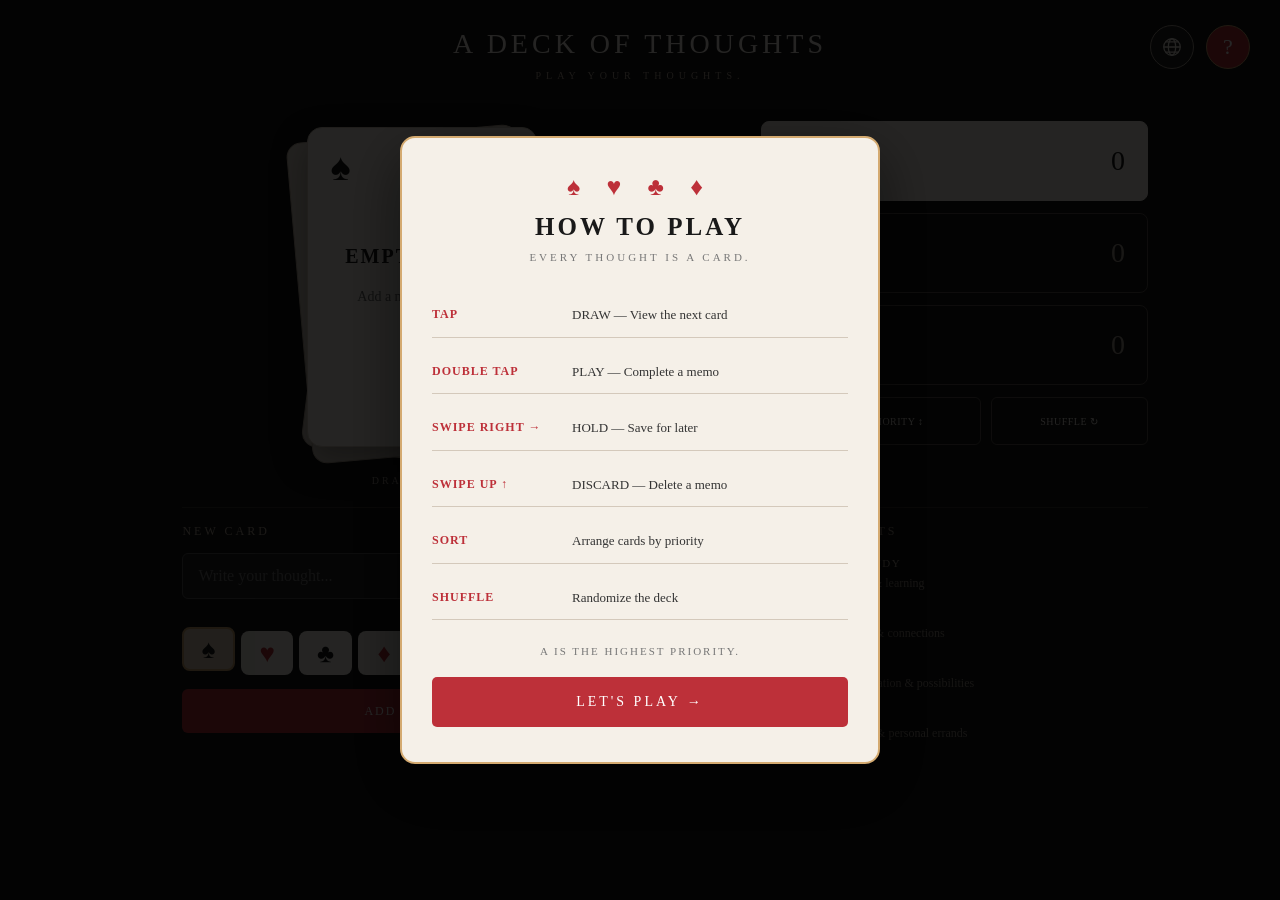
<file: Homework6/index.html>
<!DOCTYPE html>
<html lang="en">
<head>
    <meta charset="UTF-8">
    <meta name="viewport" content="width=device-width, initial-scale=1.0">

    <title>A Deck of Thoughts</title>

    <link rel="stylesheet" href="style.css">
</head>

<body>
   <!-- 语言选择图标 -->
<div class="language-switcher">
    <svg class="language-icon"
         viewBox="0 0 24 24"
         aria-hidden="true">
        <circle cx="12" cy="12" r="9"></circle>
        <ellipse cx="12" cy="12" rx="4" ry="9"></ellipse>
        <path d="M3 12h18M5 6.5h14M5 17.5h14"></path>
    </svg>

    <select id="language-select" aria-label="Choose language">
        <option value="en" lang="en">English</option>
        <option value="ko" lang="ko">한국어</option>
        <option value="zh" lang="zh">中文</option>
    </select>
</div>
    <!-- 操作指南按钮 -->
<button id="help-button" aria-label="How to play">?</button>

<!-- 操作指南弹窗 -->
<div id="help-overlay" class="help-overlay">

    <div class="help-panel">

        <div class="help-heading">
            <span>♠ ♥ ♣ ♦</span>
            <h2>HOW TO PLAY</h2>
            <p>EVERY THOUGHT IS A CARD.</p>
        </div>

        <div class="help-rules">

            <div class="help-rule">
                <span>TAP</span>
                <p>DRAW — View the next card</p>
            </div>

            <div class="help-rule">
                <span>DOUBLE TAP</span>
                <p>PLAY — Complete a memo</p>
            </div>

            <div class="help-rule">
                <span>SWIPE RIGHT →</span>
                <p>HOLD — Save for later</p>
            </div>

            <div class="help-rule">
                <span>SWIPE UP ↑</span>
                <p>DISCARD — Delete a memo</p>
            </div>

            <div class="help-rule">
                <span>SORT</span>
                <p>Arrange cards by priority</p>
            </div>

            <div class="help-rule">
                <span>SHUFFLE</span>
                <p>Randomize the deck</p>
            </div>

        </div>

        <p class="help-note">
            A IS THE HIGHEST PRIORITY.
        </p>

        <button id="close-help">LET'S PLAY →</button>

    </div>

</div>

    <header>
        <h1>A DECK OF THOUGHTS</h1>
        <p>PLAY YOUR THOUGHTS.</p>
    </header>

    <main>

        <!-- 扑克牌区域 -->
        <section class="deck-area">

            <div id="card-deck">
                <div class="card">
                    <span class="card-suit">♠</span>
<div class="card-content">
    <h2>YOUR THOUGHT</h2>
    <p>Every thought begins with a card.</p>
</div>

                    <span class="card-suit bottom">♠</span>
                </div>
            </div>

            <p class="deck-hint">DRAW A CARD</p>
            <!-- 卡牌整理按钮 -->
<div class="deck-controls">
    <button id="sort-button">SORT BY PRIORITY ↕</button>
    <button id="shuffle-button">SHUFFLE ↻</button>
</div>
            <!-- 三个牌堆的切换按钮 -->
<div class="deck-navigation">

    <button class="deck-tab active" data-deck="active">
        ACTIVE <span id="active-count">0</span>
    </button>

    <button class="deck-tab" data-deck="held">
        HELD <span id="held-count">0</span>
    </button>

    <button class="deck-tab" data-deck="completed">
        COMPLETED <span id="completed-count">0</span>
    </button>

</div>

<!-- 暂存和已完成卡牌列表 -->
<div id="saved-cards" class="saved-cards"></div>

        </section>

        <!-- 创建新备忘录 -->
        <section class="memo-input">

            <h2>NEW CARD</h2>

            <input
                type="text"
                id="memo-text"
                placeholder="Write your thought..."
            >

            <div class="suit-selection">
                <button class="suit" data-suit="♠">♠</button>
                <button class="suit" data-suit="♥">♥</button>
                <button class="suit" data-suit="♣">♣</button>
                <button class="suit" data-suit="♦">♦</button>
            </div>
            <!-- 任务优先级 -->
<div class="priority-section">

    <p class="priority-label">PRIORITY</p>

    <div class="priority-selection">
        <button class="priority selected" data-priority="1">A</button>
        <button class="priority" data-priority="2">2</button>
        <button class="priority" data-priority="3">3</button>
        <button class="priority" data-priority="4">4</button>
        <button class="priority" data-priority="5">5</button>
    </div>

</div>

            <button id="add-card">ADD TO DECK +</button>

        </section>

   <!-- 花色分类介绍 -->
<section class="suit-guide" aria-labelledby="suit-guide-title">
    <h2 id="suit-guide-title">THE FOUR SUITS</h2>

    <div class="suit-guide-item">
        <span class="suit-guide-symbol">♠</span>
        <div>
            <h3>WORK &amp; STUDY</h3>
            <p>Tasks, projects &amp; learning</p>
        </div>
    </div>

    <div class="suit-guide-item">
        <span class="suit-guide-symbol red">♥</span>
        <div>
            <h3>PEOPLE</h3>
            <p>Friends, family &amp; connections</p>
        </div>
    </div>

    <div class="suit-guide-item">
        <span class="suit-guide-symbol">♣</span>
        <div>
            <h3>IDEAS</h3>
            <p>Thoughts, inspiration &amp; possibilities</p>
        </div>
    </div>

    <div class="suit-guide-item">
        <span class="suit-guide-symbol red">♦</span>
        <div>
            <h3>LIFE</h3>
            <p>Everyday plans &amp; personal errands</p>
        </div>
    </div>
</section>
<!-- HELD / COMPLETED 的 Joker 封面 -->
<div class="joker-cover">
    <span class="joker-corner">JOKER</span>

    <div class="joker-center">
        <!-- 小丑线稿 -->
        <svg class="joker-art"
             viewBox="0 0 160 180"
             aria-hidden="true">
            <!-- 三角帽 -->
            <path d="M38 83
                     Q25 45 17 43
                     Q47 35 61 67
                     Q62 26 80 15
                     Q98 26 99 67
                     Q113 35 143 43
                     Q135 45 122 83 Z"/>
            <circle cx="17" cy="40" r="5"/>
            <circle cx="80" cy="12" r="5"/>
            <circle cx="143" cy="40" r="5"/>

            <!-- 帽沿和脸 -->
            <path d="M38 83 Q80 70 122 83 L119 94
                     Q80 83 41 94 Z"/>
            <path d="M45 94 Q42 133 80 148
                     Q118 133 115 94"/>
            <path d="M57 106 Q64 100 71 106
                     M89 106 Q96 100 103 106"/>
            <path d="M80 109 L76 122 L83 122"/>
            <path d="M65 130 Q80 142 95 130"/>

            <!-- 衣领 -->
            <path d="M53 139 L38 155 L59 153
                     L68 170 L80 155 L92 170
                     L101 153 L122 155 L107 139"/>
        </svg>

        <div class="joker-held">
            <p class="joker-name">HELD</p>
            <p class="joker-message" lang="en">Take your time.</p>
            <p class="joker-message" lang="ko">천천히 해도 괜찮아요.</p>
            <p class="joker-message" lang="zh">慢慢来，稍后继续。</p>
        </div>

        <div class="joker-completed">
            <p class="joker-name">COMPLETED</p>
            <p class="joker-message" lang="en">Well played.</p>
            <p class="joker-message" lang="ko">잘했어요.</p>
            <p class="joker-message" lang="zh">做得漂亮。</p>
        </div>
    </div>

    <span class="joker-corner bottom">JOKER</span>
</div>
    </main>

    <script src="script.js"></script>

</body>
</html>
</file>
<file: Homework6/style.css>
/* =========================
   1. 页面基础设置
========================= */

* {
    margin: 0;
    padding: 0;
    box-sizing: border-box;
}

body {
    background: #141414;
    color: #f5f0e8;
    font-family: Georgia, serif;
    min-height: 100vh;
}

/* =========================
   2. 页面标题
========================= */

header {
    text-align: center;
    padding: 55px 20px 20px;
}

header h1 {
    font-size: 36px;
    letter-spacing: 5px;
    font-weight: normal;
}

header p {
    margin-top: 12px;
    font-size: 12px;
    letter-spacing: 5px;
    color: #b7a99a;
}

/* =========================
   3. 主体布局
========================= */

main {
    display: flex;
    flex-direction: column;
    align-items: center;
    gap: 45px;
    padding: 35px 20px 60px;
}

/* =========================
   4. 扑克牌展示区域
========================= */

.deck-area {
    display: flex;
    flex-direction: column;
    align-items: center;
    justify-content: center;
}

#card-deck {
    width: 280px;
    height: 390px;
    position: relative;
    margin: 15px 0 35px;
}

/* =========================
   5. 扑克牌堆叠效果
========================= */

#card-deck::before,
#card-deck::after {
    content: "";
    position: absolute;
    width: 100%;
    height: 100%;
    background: #e8dfd2;
    border-radius: 15px;
    border: 1px solid #c9bba9;
}

/* 最底下的一张牌 */
#card-deck::before {
    top: 12px;
    left: 12px;
    transform: rotate(7deg);
}

/* 中间的一张牌 */
#card-deck::after {
    top: 6px;
    left: -8px;
    transform: rotate(-5deg);
}

/* =========================
   6. 正面的扑克牌
========================= */

.card {
    width: 280px;
    height: 390px;

    background: #f5f0e8;
    color: #191919;

    border-radius: 15px;
    border: 1px solid #d4c9bb;

    position: relative;
    z-index: 2;

    display: flex;
    align-items: center;
    justify-content: center;

    padding: 30px;

    box-shadow: 0 15px 35px rgba(0, 0, 0, 0.35);

    transition: transform 0.3s ease, box-shadow 0.3s ease;

    cursor: pointer;
    user-select: none;
    touch-action: none;
}

/* 鼠标放在扑克牌上时 */
.card:hover {
    transform: translateY(-8px) rotate(-2deg);
    box-shadow: 0 20px 45px rgba(0, 0, 0, 0.45);
}

/* =========================
   7. 扑克牌花色
========================= */

.card-suit {
    position: absolute;
    top: 20px;
    left: 22px;

    font-size: 38px;
    line-height: 1;
}

/* 右下角花色 */
.card-suit.bottom {
    top: auto;
    left: auto;
    bottom: 20px;
    right: 22px;

    transform: rotate(180deg);
}

/* =========================
   8. 扑克牌文字
========================= */

.card-content {
    text-align: center;
    width: 100%;
}

.card-content h2 {
    font-size: 23px;
    letter-spacing: 2px;
    line-height: 1.4;
    margin-bottom: 15px;
    overflow-wrap: anywhere;
}

.card-content p {
    font-size: 14px;
    color: #666;
    line-height: 1.7;
    overflow-wrap: anywhere;
}

/* =========================
   9. 抽牌提示
========================= */

.deck-hint {
    font-size: 12px;
    letter-spacing: 5px;
    color: #aaa096;
}

/* =========================
   10. 创建备忘录区域
========================= */

.memo-input {
    width: 100%;
    max-width: 400px;

    display: flex;
    flex-direction: column;
    align-items: center;

    gap: 20px;
}

.memo-input h2 {
    font-size: 16px;
    font-weight: normal;
    letter-spacing: 5px;
}

/* 输入框 */

#memo-text {
    width: 100%;
    height: 50px;

    padding: 15px;

    background: #222;
    color: #fff;

    border: 1px solid #555;
    border-radius: 6px;

    font-family: Georgia, serif;
    font-size: 15px;

    outline: none;
}

#memo-text:focus {
    border-color: #d1b6a0;
}

/* =========================
   11. 花色选择按钮
========================= */

.suit-selection {
    display: flex;
    justify-content: center;
    gap: 15px;
}

.suit {
    width: 52px;
    height: 52px;

    background: #f5f0e8;
    border: 2px solid transparent;
    border-radius: 8px;

    font-size: 30px;
    cursor: pointer;

    transition: transform 0.2s ease;
}

.suit:hover {
    transform: translateY(-5px);
}

/* 红色花色 */

.suit[data-suit="♥"],
.suit[data-suit="♦"] {
    color: #bd3039;
}

/* 黑色花色 */

.suit[data-suit="♠"],
.suit[data-suit="♣"] {
    color: #191919;
}

/* 被选择的花色（以后 JS 会用到） */

.suit.selected {
    border-color: #d4aa70;
    background: #e2d3bc;
    transform: translateY(-4px);
}

/* =========================
   12. 添加卡牌按钮
========================= */

#add-card {
    width: 100%;
    height: 52px;

    background: #bd3039;
    color: white;

    border: none;
    border-radius: 6px;

    font-family: Georgia, serif;
    font-size: 14px;
    letter-spacing: 3px;

    cursor: pointer;

    transition: background 0.2s ease;
}

#add-card:hover {
    background: #97242c;
}

/* =========================
   13. 手机适配
========================= */

@media (max-width: 600px) {

    header h1 {
        font-size: 24px;
        letter-spacing: 3px;
    }

    #card-deck,
    .card {
        width: 250px;
        height: 350px;
    }

    main {
        gap: 35px;
    }

    .memo-input {
        max-width: 330px;
    }
}
/* =========================
   14. 抽牌动画
========================= */

.card.drawing {
    transform: translateX(350px) rotate(25deg) !important;
    opacity: 0;

    transition:
        transform 0.35s ease-in,
        opacity 0.35s ease-in;
}
/* =========================
   15. 出牌 PLAY 动画
========================= */

.card.playing {
    transform: translateY(-450px) rotate(-15deg) scale(0.85) !important;
    opacity: 0;

    transition:
        transform 0.45s ease-in,
        opacity 0.45s ease-in;
}
/* =========================
   16. 三个牌堆的切换按钮
========================= */

.deck-navigation {
    display: flex;
    justify-content: center;
    gap: 12px;
    margin-top: 5px;
    flex-wrap: wrap;
}

.deck-tab {
    background: transparent;
    color: #a99f93;

    border: 1px solid #5c554f;
    border-radius: 5px;

    padding: 12px 16px;

    font-family: Georgia, serif;
    font-size: 11px;
    letter-spacing: 2px;

    cursor: pointer;
    transition: all 0.25s ease;
}

.deck-tab:hover {
    color: #f5f0e8;
    border-color: #f5f0e8;
}

.deck-tab.active {
    background: #f5f0e8;
    color: #191919;
    border-color: #f5f0e8;
}

.deck-tab span {
    margin-left: 5px;
    font-size: 12px;
}

/* =========================
   17. 暂存和已完成卡牌列表
========================= */

.saved-cards {
    width: 100%;
    max-width: 420px;

    display: none;
    flex-direction: column;
    gap: 12px;

    margin-top: 15px;
}

/* 列表中的小卡牌 */

.saved-card {
    background: #f5f0e8;
    color: #191919;

    border-radius: 8px;
    padding: 18px 20px;

    display: flex;
    justify-content: space-between;
    align-items: center;
    gap: 15px;

    border: 1px solid #d4c9bb;
}

.saved-card-info {
    display: flex;
    align-items: center;
    gap: 15px;
    min-width: 0;
}

.saved-card-suit {
    font-size: 28px;
}

.saved-card-text {
    font-size: 14px;
    line-height: 1.5;
    overflow-wrap: anywhere;
}

.saved-card button {
    background: #bd3039;
    color: white;

    border: none;
    border-radius: 4px;

    padding: 9px 12px;
    font-family: Georgia, serif;
    font-size: 11px;
    letter-spacing: 1px;

    cursor: pointer;
    flex-shrink: 0;
}

.saved-card button:hover {
    background: #97242c;
}

/* 空牌堆提示 */

.empty-deck {
    color: #a99f93;
    text-align: center;
    font-size: 13px;
    letter-spacing: 2px;
    padding: 25px 10px;
}
/* =========================
   18. 优先级选择区域
========================= */

.priority-section {
    display: flex;
    flex-direction: column;
    align-items: center;
    gap: 12px;
    width: 100%;
}

.priority-label {
    font-size: 12px;
    letter-spacing: 4px;
    color: #b7a99a;
}

.priority-selection {
    display: flex;
    justify-content: center;
    gap: 12px;
}

/* 优先级按钮 */

.priority {
    width: 48px;
    height: 48px;

    background: #f5f0e8;
    color: #191919;

    border: 2px solid transparent;
    border-radius: 6px;

    font-family: Georgia, serif;
    font-size: 20px;
    font-weight: bold;

    cursor: pointer;
    transition: all 0.2s ease;
}

.priority:hover {
    transform: translateY(-4px);
}

/* 当前选中的优先级 */

.priority.selected {
    background: #bd3039;
    color: white;
    border-color: #d4aa70;
    transform: translateY(-4px);
}
/* =========================
   19. 排序与洗牌按钮
========================= */

.deck-controls {
    display: flex;
    justify-content: center;
    gap: 12px;
    margin-top: 20px;
    flex-wrap: wrap;
}

.deck-controls button {
    background: transparent;
    color: #f5f0e8;

    border: 1px solid #a99f93;
    border-radius: 5px;

    padding: 12px 18px;

    font-family: Georgia, serif;
    font-size: 11px;
    letter-spacing: 2px;

    cursor: pointer;
    transition: all 0.25s ease;
}

.deck-controls button:hover {
    background: #f5f0e8;
    color: #191919;
}
/* =========================
   20. HOW TO PLAY 操作指南
========================= */

/* 右上角问号按钮 */

#help-button {
    position: fixed;
    top: 25px;
    right: 30px;
    z-index: 100;

    width: 42px;
    height: 42px;

    background: #bd3039;
    color: white;

    border: 1px solid #d4aa70;
    border-radius: 50%;

    font-family: Georgia, serif;
    font-size: 22px;

    cursor: pointer;
}

#help-button:hover {
    background: #97242c;
}

/* 半透明黑色背景 */

.help-overlay {
    position: fixed;
    inset: 0;
    z-index: 200;

    background: rgba(0, 0, 0, 0.85);

    display: none;
    justify-content: center;
    align-items: center;

    padding: 20px;
    overflow-y: auto;
}

/* 中央弹窗 */

.help-panel {
    width: 100%;
    max-width: 480px;
    max-height: 90vh;

    overflow-y: auto;

    background: #f5f0e8;
    color: #191919;

    border-radius: 15px;
    border: 2px solid #d4aa70;

    padding: 35px 30px;

    box-shadow: 0 20px 60px rgba(0, 0, 0, 0.5);
}

/* 弹窗标题 */

.help-heading {
    text-align: center;
    margin-bottom: 30px;
}

.help-heading span {
    font-size: 25px;
    color: #bd3039;
    letter-spacing: 10px;
}

.help-heading h2 {
    margin-top: 12px;
    font-size: 25px;
    letter-spacing: 3px;
}

.help-heading p {
    margin-top: 10px;
    font-size: 11px;
    letter-spacing: 3px;
    color: #777;
}

/* 操作说明 */

.help-rules {
    display: flex;
    flex-direction: column;
    gap: 12px;
}

.help-rule {
    display: flex;
    justify-content: space-between;
    align-items: center;

    gap: 20px;
    padding: 12px 0;

    border-bottom: 1px solid #d4c9bb;
}

.help-rule span {
    min-width: 120px;

    font-size: 12px;
    font-weight: bold;
    letter-spacing: 1px;

    color: #bd3039;
}

.help-rule p {
    flex: 1;

    font-size: 13px;
    line-height: 1.5;
    color: #333;
}

/* 优先级提示 */

.help-note {
    margin-top: 25px;
    margin-bottom: 20px;

    text-align: center;

    color: #777;
    font-size: 11px;
    letter-spacing: 2px;
}

/* LET'S PLAY 按钮 */

#close-help {
    width: 100%;
    height: 50px;

    background: #bd3039;
    color: white;

    border: none;
    border-radius: 5px;

    font-family: Georgia, serif;
    font-size: 14px;
    letter-spacing: 3px;

    cursor: pointer;
}

#close-help:hover {
    background: #97242c;
}

/* 手机屏幕适配 */

@media (max-width: 600px) {

    #help-button {
        top: 15px;
        right: 15px;
    }

    .help-panel {
        padding: 25px 20px;
    }

    .help-rule {
        flex-direction: column;
        align-items: flex-start;
        gap: 5px;
    }

    .help-rule span {
        min-width: 0;
    }
}
/* =========================
   21. iPad 横屏两列布局
========================= */

@media (min-width: 960px) and (orientation: landscape) {

    header {
        padding: 28px 70px 22px;
    }

    header h1 {
        font-size: 28px;
        letter-spacing: 4px;
    }

    header p {
        margin-top: 10px;
        font-size: 10px;
    }

    main {
        display: grid;
        grid-template-columns: minmax(440px, 1.5fr) minmax(240px, 1fr);
        grid-template-rows: 80px 80px 80px 56px 30px auto;
        gap: 12px 48px;

        width: 100%;
        max-width: 1080px;
        margin: 0 auto;
        padding: 18px 32px 32px;
        align-items: start;
    }

    .deck-area {
        display: contents;
    }

    /* 左侧：主卡牌 */
    #card-deck {
        grid-column: 1;
        grid-row: 1 / 5;
        justify-self: center;
        align-self: center;

        width: 230px;
        height: 320px;
        margin: 0;
    }

    #card-deck .card {
        width: 100%;
        height: 100%;
        padding: 28px;
    }

    #card-deck .card-content h2 {
        font-size: 20px;
    }

    .deck-hint {
        grid-column: 1;
        grid-row: 5;
        align-self: center;

        text-align: center;
        font-size: 10px;
        letter-spacing: 3px;
    }

    /* 左侧下方：紧凑的新建区域 */
    .memo-input {
        grid-column: 1;
        grid-row: 6;
        justify-self: center;

        display: grid;
        grid-template-columns: 1fr 1fr;
        gap: 14px 24px;

        width: 100%;
        max-width: 480px;
        padding-top: 16px;
        border-top: 1px solid #39332e;
        align-items: end;
    }

    .memo-input h2 {
        grid-column: 1 / -1;
        text-align: left;
        font-size: 12px;
        letter-spacing: 3px;
        color: #b7a99a;
    }

    #memo-text {
        grid-column: 1 / -1;
        height: 46px;
        font-size: 16px;
    }

    .suit-selection {
        display: grid;
        grid-template-columns: repeat(4, 1fr);
        gap: 6px;
        width: 100%;
    }

    .suit {
        width: 100%;
        height: 44px;
        font-size: 26px;
    }

    .priority-section {
        gap: 8px;
        align-items: stretch;
    }

    .priority-label {
        text-align: left;
        font-size: 9px;
        letter-spacing: 2px;
    }

    .priority-selection {
        display: grid;
        grid-template-columns: repeat(5, 1fr);
        gap: 5px;
        width: 100%;
    }

    .priority {
        width: 100%;
        height: 44px;
        font-size: 17px;
    }

    #add-card {
        grid-column: 1 / -1;
        height: 44px;
        font-size: 12px;
        letter-spacing: 2px;
    }

    /* 右侧：三个牌堆 */
    .deck-navigation {
        grid-column: 2;
        grid-row: 1 / 4;

        display: flex;
        flex-direction: column;
        gap: 12px;
        width: 100%;
        margin: 0;
    }

    .deck-tab {
        display: flex;
        align-items: center;
        justify-content: space-between;

        width: 100%;
        height: 80px;
        padding: 18px 22px;
        border-radius: 8px;

        text-align: left;
        font-size: 11px;
        letter-spacing: 2px;
    }

    .deck-tab span {
        font-size: 28px;
        font-weight: normal;
        letter-spacing: 0;
    }

    /* SORT 和 SHUFFLE 并排 */
    .deck-controls {
        grid-column: 2;
        grid-row: 4;

        display: grid;
        grid-template-columns: 1.4fr 1fr;
        gap: 10px;
        width: 100%;
        margin: 0;
    }

    .deck-controls button {
        width: 100%;
        min-height: 48px;
        padding: 10px 6px;

        font-size: 10px;
        letter-spacing: 0.5px;
        border-color: #5c554f;
        border-radius: 6px;
    }

    /* 右侧下方：暂存与完成列表 */
    #saved-cards {
        grid-column: 2;
        grid-row: 5 / 7;

        width: 100%;
        min-width: 0;
        max-width: none;
        max-height: 290px;
        margin: 0;
        overflow-y: auto;
    }

    .saved-card {
        padding: 14px;
        gap: 10px;
        flex-wrap: wrap;
    }

    .saved-card-info {
        gap: 10px;
    }

    .saved-card-text {
        font-size: 13px;
    }
}
/* =========================
   22. 右下角花色介绍
========================= */

.suit-guide {
    display: none;
}

@media (min-width: 960px) and (orientation: landscape) {

    /* 跟随原有 ACTIVE 按钮状态显示，无需修改 JS */
    main:has(.deck-tab.active[data-deck="active"]) .suit-guide {
        display: block;
    }

    .suit-guide {
        grid-column: 2;
        grid-row: 6;

        min-width: 0;
        padding-top: 16px;
        border-top: 1px solid #39332e;
    }

    .suit-guide h2 {
        margin-bottom: 18px;
        color: #b7a99a;
        font-size: 12px;
        font-weight: normal;
        letter-spacing: 3px;
    }

    .suit-guide-item {
        display: flex;
        align-items: center;
        gap: 14px;
    }

    .suit-guide-item + .suit-guide-item {
        margin-top: 15px;
    }

    .suit-guide-symbol {
        width: 24px;
        flex-shrink: 0;
        color: #c9bba9;
        font-size: 27px;
        text-align: center;
    }

    .suit-guide-symbol.red {
        color: #bd3039;
    }

    .suit-guide-item h3 {
        color: #c9bba9;
        font-size: 11px;
        font-weight: normal;
        letter-spacing: 1.5px;
    }

    .suit-guide-item p {
        margin-top: 5px;
        color: #938a80;
        font-size: 12px;
        line-height: 1.5;
    }
}
/* =========================
   23. 右上角语言与帮助图标
========================= */

.language-switcher {
    position: fixed;
    top: 25px;
    right: 86px;
    z-index: 100;

    display: grid;
    place-items: center;
    width: 44px;
    height: 44px;

    background: #222;
    color: #f5f0e8;
    border: 1px solid #a99f93;
    border-radius: 50%;
}

.language-icon {
    width: 22px;
    height: 22px;
    fill: none;
    stroke: currentColor;
    stroke-width: 1.4;
    pointer-events: none;
}

/* 透明菜单覆盖图标，点击即可选择语言 */
#language-select {
    position: absolute;
    inset: 0;
    width: 100%;
    height: 100%;
    opacity: 0;
    cursor: pointer;
    font-size: 16px;
}

.language-switcher:focus-within {
    outline: 2px solid #d4aa70;
    outline-offset: 3px;
}

#help-button {
    top: 25px;
    right: 30px;
    width: 44px;
    height: 44px;
}

@media (max-width: 959px) {
    .language-switcher {
        top: 15px;
        right: 71px;
    }

    #help-button {
        top: 15px;
        right: 15px;
    }

    header {
        padding-top: 85px;
    }
}
/* =========================
   24. 横屏 Joker 封面
========================= */

.joker-cover {
    display: none;
}

@media (min-width: 960px) and (orientation: landscape) {

    .joker-cover {
        grid-column: 1;
        grid-row: 1 / 5;
        justify-self: center;
        align-self: center;

        position: relative;
        width: 230px;
        height: 320px;

        background: #f5f0e8;
        color: #242220;
        border: 1px solid #d4c9bb;
        border-radius: 15px;
        box-shadow: 0 15px 35px rgba(0, 0, 0, 0.35);
    }

    /* 内侧细边框 */
    .joker-cover::before {
        content: "";
        position: absolute;
        inset: 11px;
        border: 1px solid currentColor;
        border-radius: 8px;
        opacity: 0.18;
        pointer-events: none;
    }

    /* 暂存：黑色小王 */
    main:has(.deck-tab.active[data-deck="held"]) .joker-cover {
        display: grid;
        place-items: center;
        color: #242220;
    }

    /* 已完成：红色大王 */
    main:has(.deck-tab.active[data-deck="completed"]) .joker-cover {
        display: grid;
        place-items: center;
        color: #bd3039;
    }

    .joker-corner {
        position: absolute;
        top: 22px;
        left: 19px;

        writing-mode: vertical-rl;
        text-orientation: upright;
        font-size: 10px;
        font-weight: bold;
        letter-spacing: 2px;
    }

    .joker-corner.bottom {
        top: auto;
        left: auto;
        right: 19px;
        bottom: 22px;
        transform: rotate(180deg);
    }

    .joker-center {
        width: 164px;
        text-align: center;
    }

    .joker-art {
        display: block;
        width: 132px;
        height: 154px;
        margin: 0 auto 15px;

        fill: none;
        stroke: currentColor;
        stroke-width: 2;
        stroke-linecap: round;
        stroke-linejoin: round;
    }

    .joker-name {
        font-size: 11px;
        letter-spacing: 3px;
    }

    .joker-message {
        display: none;
        margin-top: 10px;
        font-size: 12px;
        line-height: 1.6;
        color: #81756b;
    }

    .joker-held,
    .joker-completed {
        display: none;
    }

    main:has(.deck-tab.active[data-deck="held"]) .joker-held,
    main:has(.deck-tab.active[data-deck="completed"]) .joker-completed {
        display: block;
    }

    /* 跟随语言菜单显示对应短句 */
    html[lang="en"] .joker-message[lang="en"],
    html[lang="ko"] .joker-message[lang="ko"],
    html[lang="zh"] .joker-message[lang="zh"] {
        display: block;
    }
}
</file>
